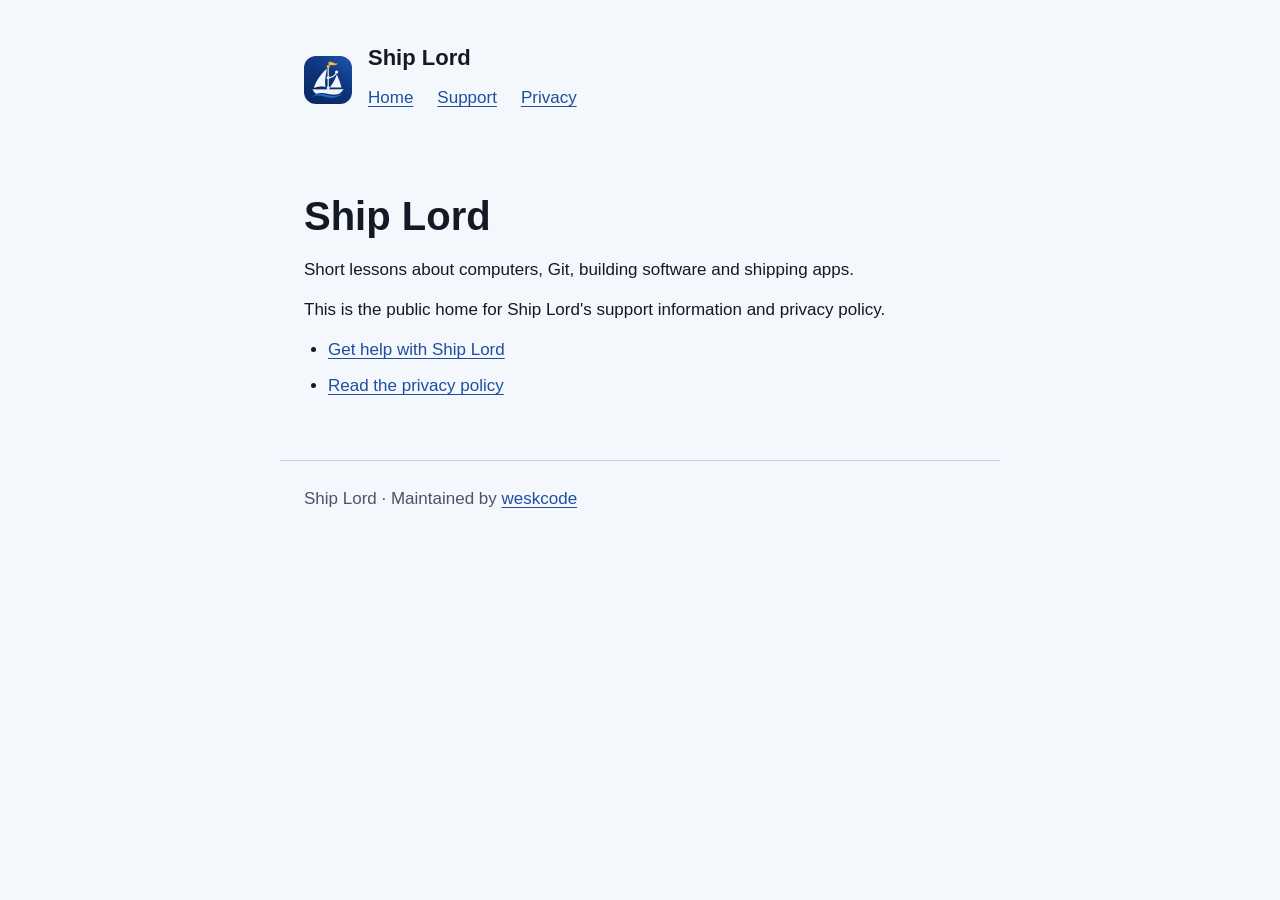
<file: index.html>
<!doctype html>
<html lang="en"><head><meta charset="utf-8"><meta name="viewport" content="width=device-width, initial-scale=1"><meta name="description" content="Support and privacy information for Ship Lord, the app for learning about building and shipping software."><title>Ship Lord support</title><link rel="icon" href="assets/icon.png"><link rel="stylesheet" href="style.css"></head>
<body><a class="skip" href="#main">Skip to content</a><header><img src="assets/icon.png" alt="" width="48" height="48"><div><strong>Ship Lord</strong><nav aria-label="Main navigation"><a href="./">Home</a><a href="support/">Support</a><a href="privacy/">Privacy</a></nav></div></header><main id="main"><h1>Ship Lord</h1><p>Short lessons about computers, Git, building software and shipping apps.</p><p>This is the public home for Ship Lord's support information and privacy policy.</p><ul><li><a href="support/">Get help with Ship Lord</a></li><li><a href="privacy/">Read the privacy policy</a></li></ul></main><footer>Ship Lord · Maintained by <a href="https://github.com/weskcode">weskcode</a></footer></body></html>
</file>
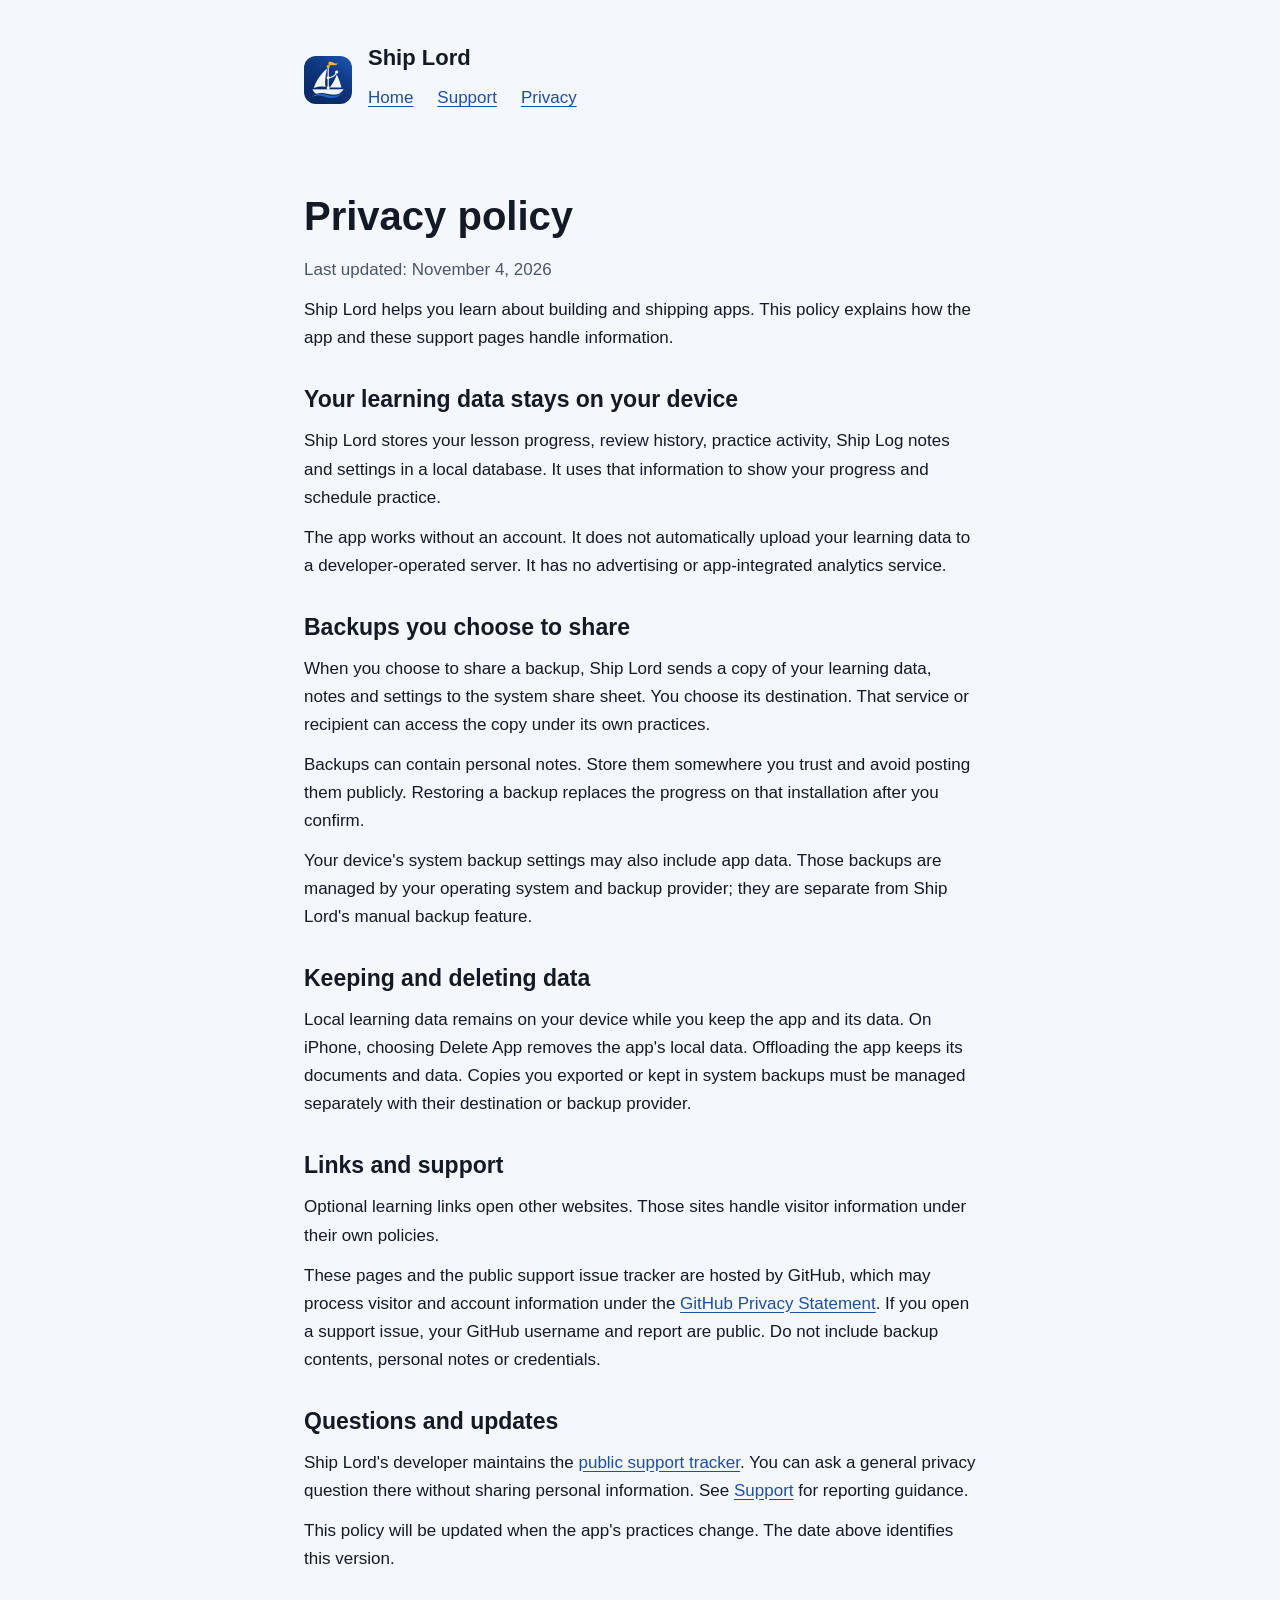
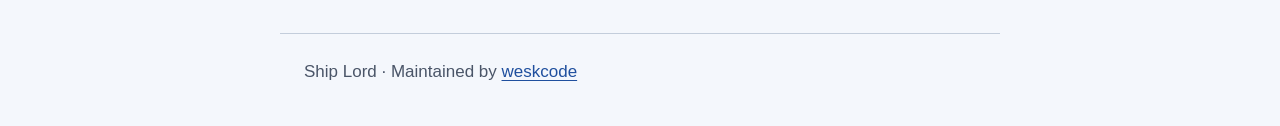
<file: privacy/index.html>
<!doctype html>
<html lang="en"><head><meta charset="utf-8"><meta name="viewport" content="width=device-width, initial-scale=1"><meta name="description" content="How Ship Lord handles local learning data, manual backups, external links and public support reports."><title>Privacy policy · Ship Lord</title><link rel="icon" href="../assets/icon.png"><link rel="stylesheet" href="../style.css"></head>
<body><a class="skip" href="#main">Skip to content</a><header><img src="../assets/icon.png" alt="" width="48" height="48"><div><strong>Ship Lord</strong><nav aria-label="Main navigation"><a href="../">Home</a><a href="../support/">Support</a><a href="../privacy/">Privacy</a></nav></div></header><main id="main"><h1>Privacy policy</h1><p class="muted">Last updated: November 4, 2026</p>
<p>Ship Lord helps you learn about building and shipping apps. This policy explains how the app and these support pages handle information.</p>
<h2>Your learning data stays on your device</h2>
<p>Ship Lord stores your lesson progress, review history, practice activity, Ship Log notes and settings in a local database. It uses that information to show your progress and schedule practice.</p>
<p>The app works without an account. It does not automatically upload your learning data to a developer-operated server. It has no advertising or app-integrated analytics service.</p>
<h2>Backups you choose to share</h2>
<p>When you choose to share a backup, Ship Lord sends a copy of your learning data, notes and settings to the system share sheet. You choose its destination. That service or recipient can access the copy under its own practices.</p>
<p>Backups can contain personal notes. Store them somewhere you trust and avoid posting them publicly. Restoring a backup replaces the progress on that installation after you confirm.</p>
<p>Your device's system backup settings may also include app data. Those backups are managed by your operating system and backup provider; they are separate from Ship Lord's manual backup feature.</p>
<h2>Keeping and deleting data</h2>
<p>Local learning data remains on your device while you keep the app and its data. On iPhone, choosing Delete App removes the app's local data. Offloading the app keeps its documents and data. Copies you exported or kept in system backups must be managed separately with their destination or backup provider.</p>
<h2>Links and support</h2>
<p>Optional learning links open other websites. Those sites handle visitor information under their own policies.</p>
<p>These pages and the public support issue tracker are hosted by GitHub, which may process visitor and account information under the <a href="https://docs.github.com/en/site-policy/privacy-policies/github-general-privacy-statement">GitHub Privacy Statement</a>. If you open a support issue, your GitHub username and report are public. Do not include backup contents, personal notes or credentials.</p>
<h2>Questions and updates</h2>
<p>Ship Lord's developer maintains the <a href="https://github.com/weskcode/ship-lord-support/issues">public support tracker</a>. You can ask a general privacy question there without sharing personal information. See <a href="../support/">Support</a> for reporting guidance.</p>
<p>This policy will be updated when the app's practices change. The date above identifies this version.</p></main><footer>Ship Lord · Maintained by <a href="https://github.com/weskcode">weskcode</a></footer></body></html>
</file>
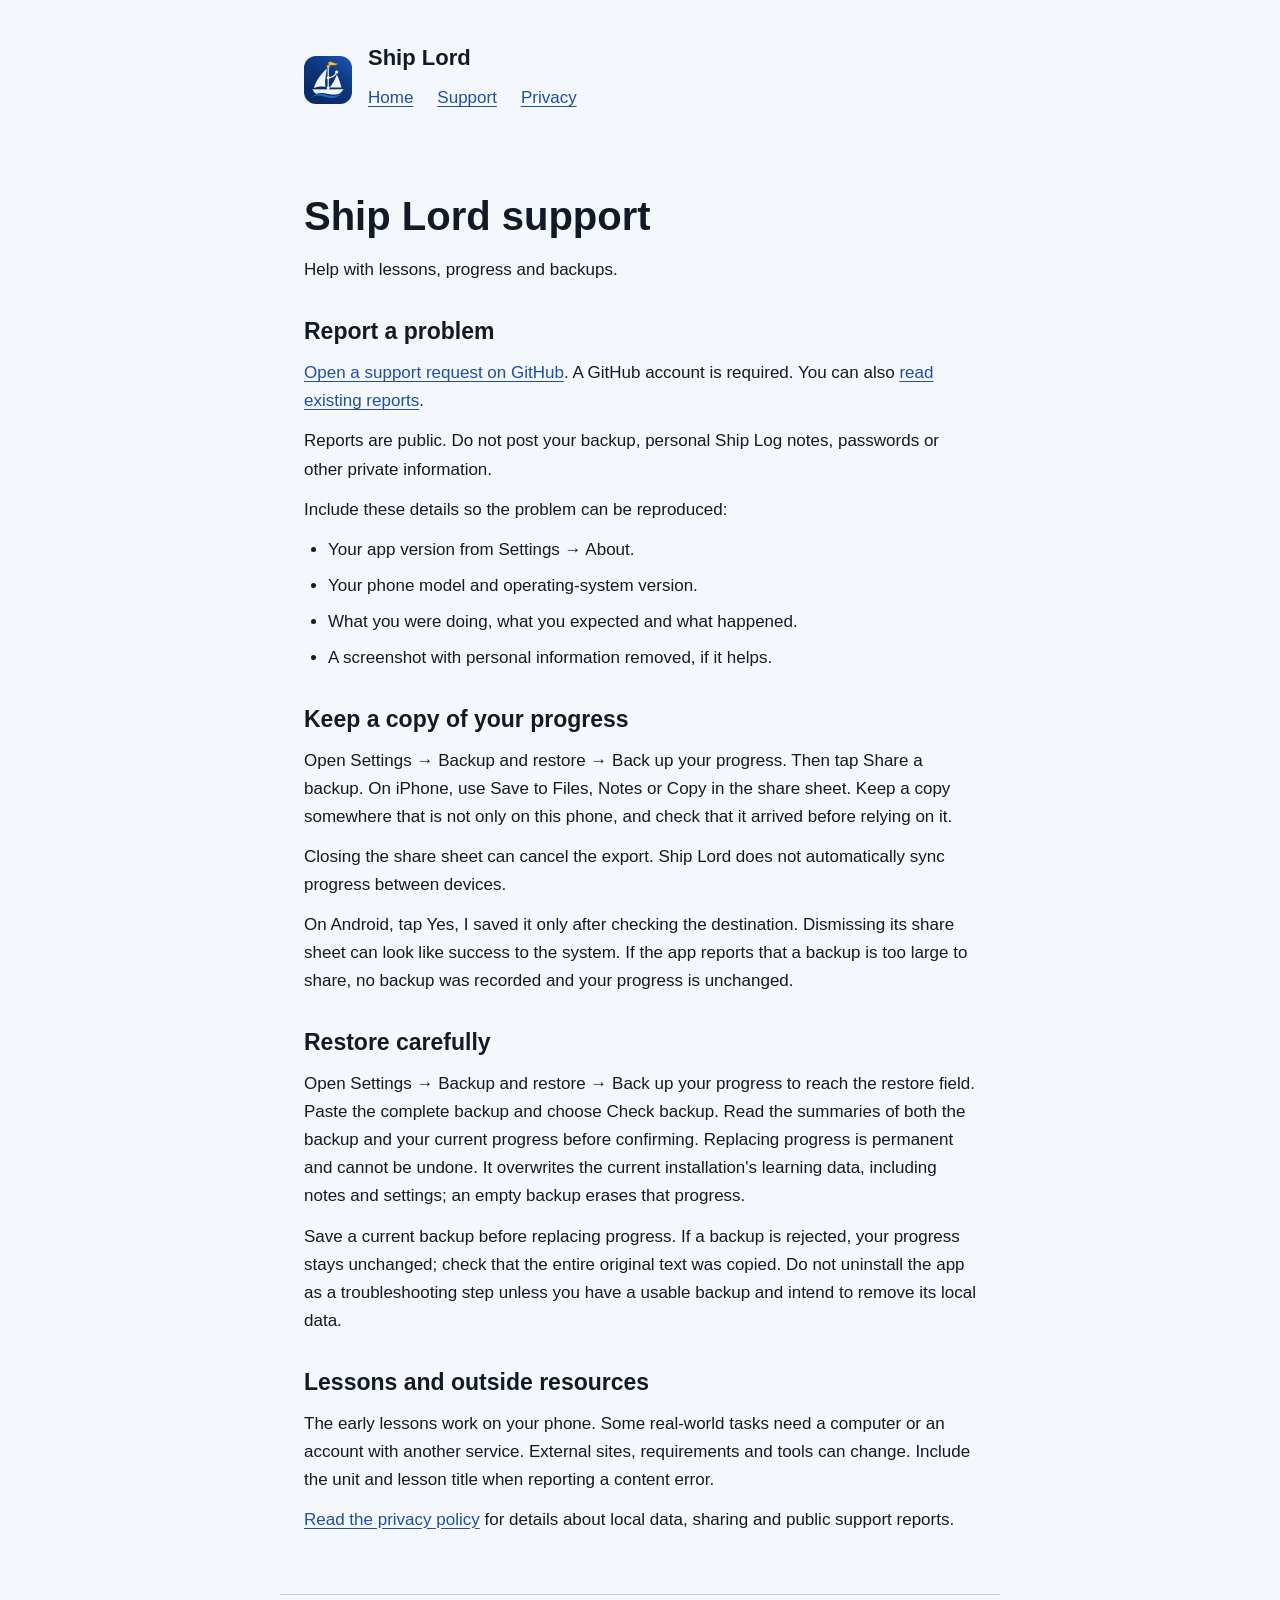
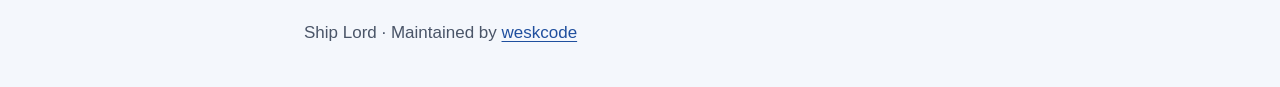
<file: support/index.html>
<!doctype html>
<html lang="en"><head><meta charset="utf-8"><meta name="viewport" content="width=device-width, initial-scale=1"><meta name="description" content="Get help with Ship Lord, report a problem, and safely save or restore a progress backup."><title>Support · Ship Lord</title><link rel="icon" href="../assets/icon.png"><link rel="stylesheet" href="../style.css"></head>
<body><a class="skip" href="#main">Skip to content</a><header><img src="../assets/icon.png" alt="" width="48" height="48"><div><strong>Ship Lord</strong><nav aria-label="Main navigation"><a href="../">Home</a><a href="../support/">Support</a><a href="../privacy/">Privacy</a></nav></div></header><main id="main"><h1>Ship Lord support</h1><p>Help with lessons, progress and backups.</p>
<h2>Report a problem</h2>
<p><a href="https://github.com/weskcode/ship-lord-support/issues/new">Open a support request on GitHub</a>. A GitHub account is required. You can also <a href="https://github.com/weskcode/ship-lord-support/issues">read existing reports</a>.</p>
<p>Reports are public. Do not post your backup, personal Ship Log notes, passwords or other private information.</p>
<p>Include these details so the problem can be reproduced:</p><ul><li>Your app version from Settings → About.</li><li>Your phone model and operating-system version.</li><li>What you were doing, what you expected and what happened.</li><li>A screenshot with personal information removed, if it helps.</li></ul>
<h2>Keep a copy of your progress</h2>
<p>Open Settings → Backup and restore → Back up your progress. Then tap Share a backup. On iPhone, use Save to Files, Notes or Copy in the share sheet. Keep a copy somewhere that is not only on this phone, and check that it arrived before relying on it.</p>
<p>Closing the share sheet can cancel the export. Ship Lord does not automatically sync progress between devices.</p>
<p>On Android, tap Yes, I saved it only after checking the destination. Dismissing its share sheet can look like success to the system. If the app reports that a backup is too large to share, no backup was recorded and your progress is unchanged.</p>
<h2>Restore carefully</h2>
<p>Open Settings → Backup and restore → Back up your progress to reach the restore field. Paste the complete backup and choose Check backup. Read the summaries of both the backup and your current progress before confirming. Replacing progress is permanent and cannot be undone. It overwrites the current installation's learning data, including notes and settings; an empty backup erases that progress.</p>
<p>Save a current backup before replacing progress. If a backup is rejected, your progress stays unchanged; check that the entire original text was copied. Do not uninstall the app as a troubleshooting step unless you have a usable backup and intend to remove its local data.</p>
<h2>Lessons and outside resources</h2>
<p>The early lessons work on your phone. Some real-world tasks need a computer or an account with another service. External sites, requirements and tools can change. Include the unit and lesson title when reporting a content error.</p>
<p><a href="../privacy/">Read the privacy policy</a> for details about local data, sharing and public support reports.</p></main><footer>Ship Lord · Maintained by <a href="https://github.com/weskcode">weskcode</a></footer></body></html>
</file>
<file: style.css>
*{box-sizing:border-box}html{color-scheme:light dark}body{margin:0;background:#F4F7FC;color:#131A26;font:17px/1.65 -apple-system,BlinkMacSystemFont,"Segoe UI",sans-serif}header,main,footer{max-width:720px;margin:auto;padding:24px}header{display:flex;gap:16px;align-items:center;padding-top:40px}header img{width:48px;height:48px;border-radius:12px}header strong{font-size:22px}nav{display:flex;flex-wrap:wrap;gap:8px 24px}a{color:#1F4F9E;text-underline-offset:3px}a:hover{text-decoration-thickness:2px}a:focus-visible{outline:3px solid currentColor;outline-offset:4px}nav a{display:inline-flex;align-items:center;min-height:44px}h1{font-size:clamp(30px,6vw,40px);line-height:1.2;margin:24px 0 16px}h2{font-size:23px;line-height:1.35;margin:32px 0 12px}p,ul,ol{margin:12px 0}li{margin:8px 0}ul,ol{padding-left:24px}.muted,footer{color:#4A5568}footer{border-top:1px solid #C3CDDB;margin-top:24px;padding-bottom:40px}.skip{position:absolute;left:16px;top:-100px}.skip:focus{top:8px}strong{font-weight:650}@media(prefers-color-scheme:dark){body{background:#171A20;color:#F1F4FA}a{color:#AAC5F3}.muted,footer{color:#AEB9CB}footer{border-color:#343C49}}@media(max-width:400px){header,main,footer{padding-left:18px;padding-right:18px}}
</file>
